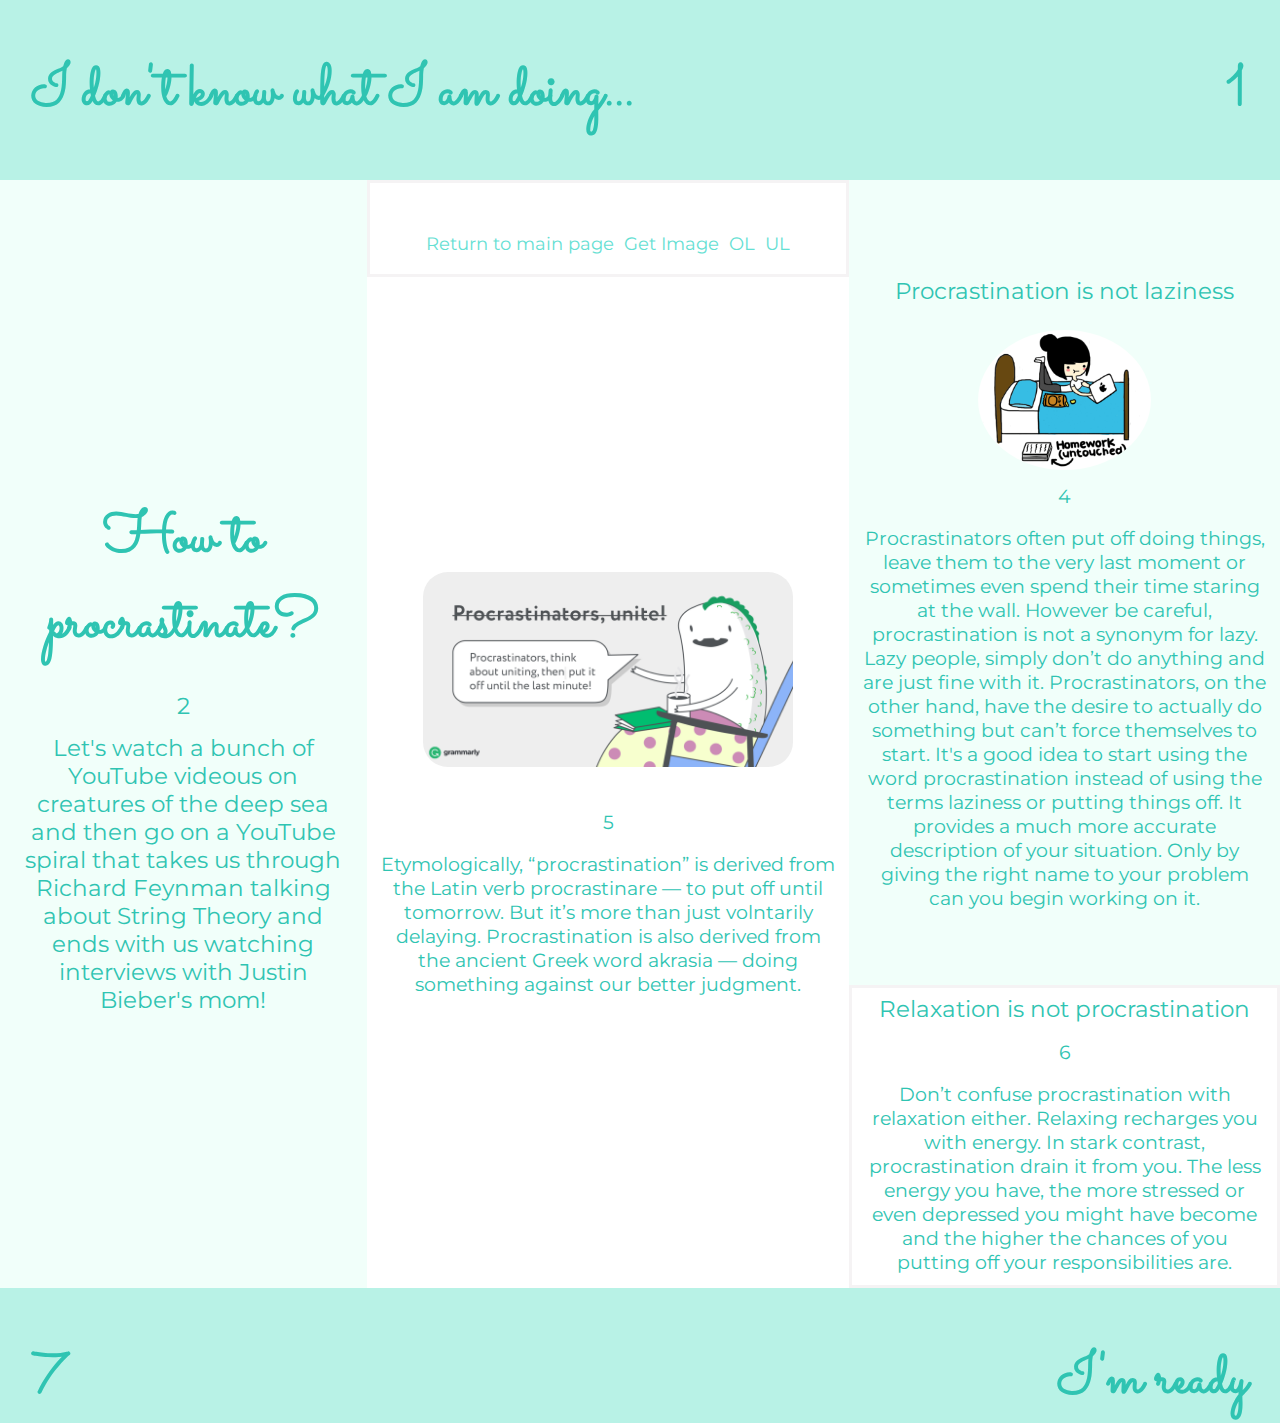
<file: Lab1/index.html>
<!DOCTYPE html>
<html lang="en">
<head>
    <meta charset="UTF-8">
    <meta name="viewport" content="width=device-width, initial-scale=1.0">
    <title>Lab 1</title>
    <link rel="stylesheet" href="css/style.css">
    <link href="https://fonts.googleapis.com/css2?family=Merriweather:ital,wght@1,900&family=Montserrat&family=Sacramento&display=swap" rel="stylesheet">
    <link
    rel="stylesheet"
    href="https://pro.fontawesome.com/releases/v5.10.0/css/all.css"
    integrity="sha384-AYmEC3Yw5cVb3ZcuHtOA93w35dYTsvhLPVnYs9eStHfGJvOvKxVfELGroGkvsg+p"
    crossorigin="anonymous"
  />
</head>
<body>
   <table class="contents"  cellpadding="5" cellspacing="0">
       <tbody>
<!--      1r     -->
      <tr class>
          <td class="edge-cell" colspan="3">
          <h1 id="header">I don't know what I am doing...</h1>
              <h1 style="float:right;padding-right:2rem">1</p>
        </td>
      </tr>
<!--       2 r     -->
      <tr>
          <td class="left-side-cell" rowspan="3">
              <h1>How to procrastinate?</h1>
              <br>
             <h2>2</h2>
              <h2> Let's watch a bunch of YouTube videous on creatures of the deep sea and then go on a YouTube spiral that takes us through Richard Feynman talking about String Theory and ends with us watching interviews with Justin Bieber's mom!
              </h2>
          </td>
          <td class="menu-bar" rowspan="1">
           
              <nav>
               
              <a href="index.html">Return to main page</a>
              <a href="img.html">Get Image</a>
              
              <a href="ol.html">OL</a>
              <a href="ul.html">UL</a>
            </nav>
          
          </td>
          <td class="right-side-cell" rowspan="2">
            <h2>Procrastination is not laziness
            </h2>
            <br>
          
            <img class="girl" src="images/7TUs.gif" alt="">
            <p>4</p>
            <p>Procrastinators often put off doing things, leave them to the very last moment or sometimes even spend their time staring at the wall. However be careful, procrastination is not a synonym for lazy.

              Lazy people, simply don’t do anything and are just fine with it. Procrastinators, on the other hand, have the desire to actually do something but can’t force themselves to start.
              
              It's a good idea to start using the word procrastination instead of using the terms laziness or putting things off. It provides a much more accurate description of your situation. Only by giving the right name to your problem can you begin working on it.</p>
          </td>
          
       </tr>
       <!--       3r     -->
        <tr>
            <td class="centered-data" rowspan="2">
              <map name="ProfileImage">
                <area shape="circle" coords="29,32,230,215" href="ol.html">
              </map>
              <img usemap="#ProfileImage" id="profile" src="images/Procrastinators-unite.jpg" alt="profile">
              <br>
              <p>5</p>
                <p> Etymologically, “procrastination” is derived from the Latin verb procrastinare — to put off until tomorrow. But it’s more than just volntarily delaying. Procrastination is also derived from the ancient Greek word akrasia — doing something against our better judgment.
                </p>
            </td>
            
            
       </tr>
           <!--      4r     -->
           <tr>
               
               <td class="rigth-bottom-side-cell" rowspan="1">
                 <h2>Relaxation is not procrastination</h2>
                <p>6</p>
                <p>Don’t confuse procrastination with relaxation either. Relaxing recharges you with energy. In stark contrast, procrastination drain it from you. The less energy you have, the more stressed or even depressed you might have become and the higher the chances of you putting off your responsibilities are. 
                </p>
            </td>
               
           </tr>
       <!--       5r     -->
       <tr class="edge-cell">
           <td colspan="3">
             
               
            <div style="clear: both">
              <h1 id="footer">I'm ready</h1>
              <h1 style="float:left;padding-left: 2rem;">7</h1>
              </div>
              
           </td>
       </tr>
         
    </tbody>
   </table>
  
</body>
</html>
</file>
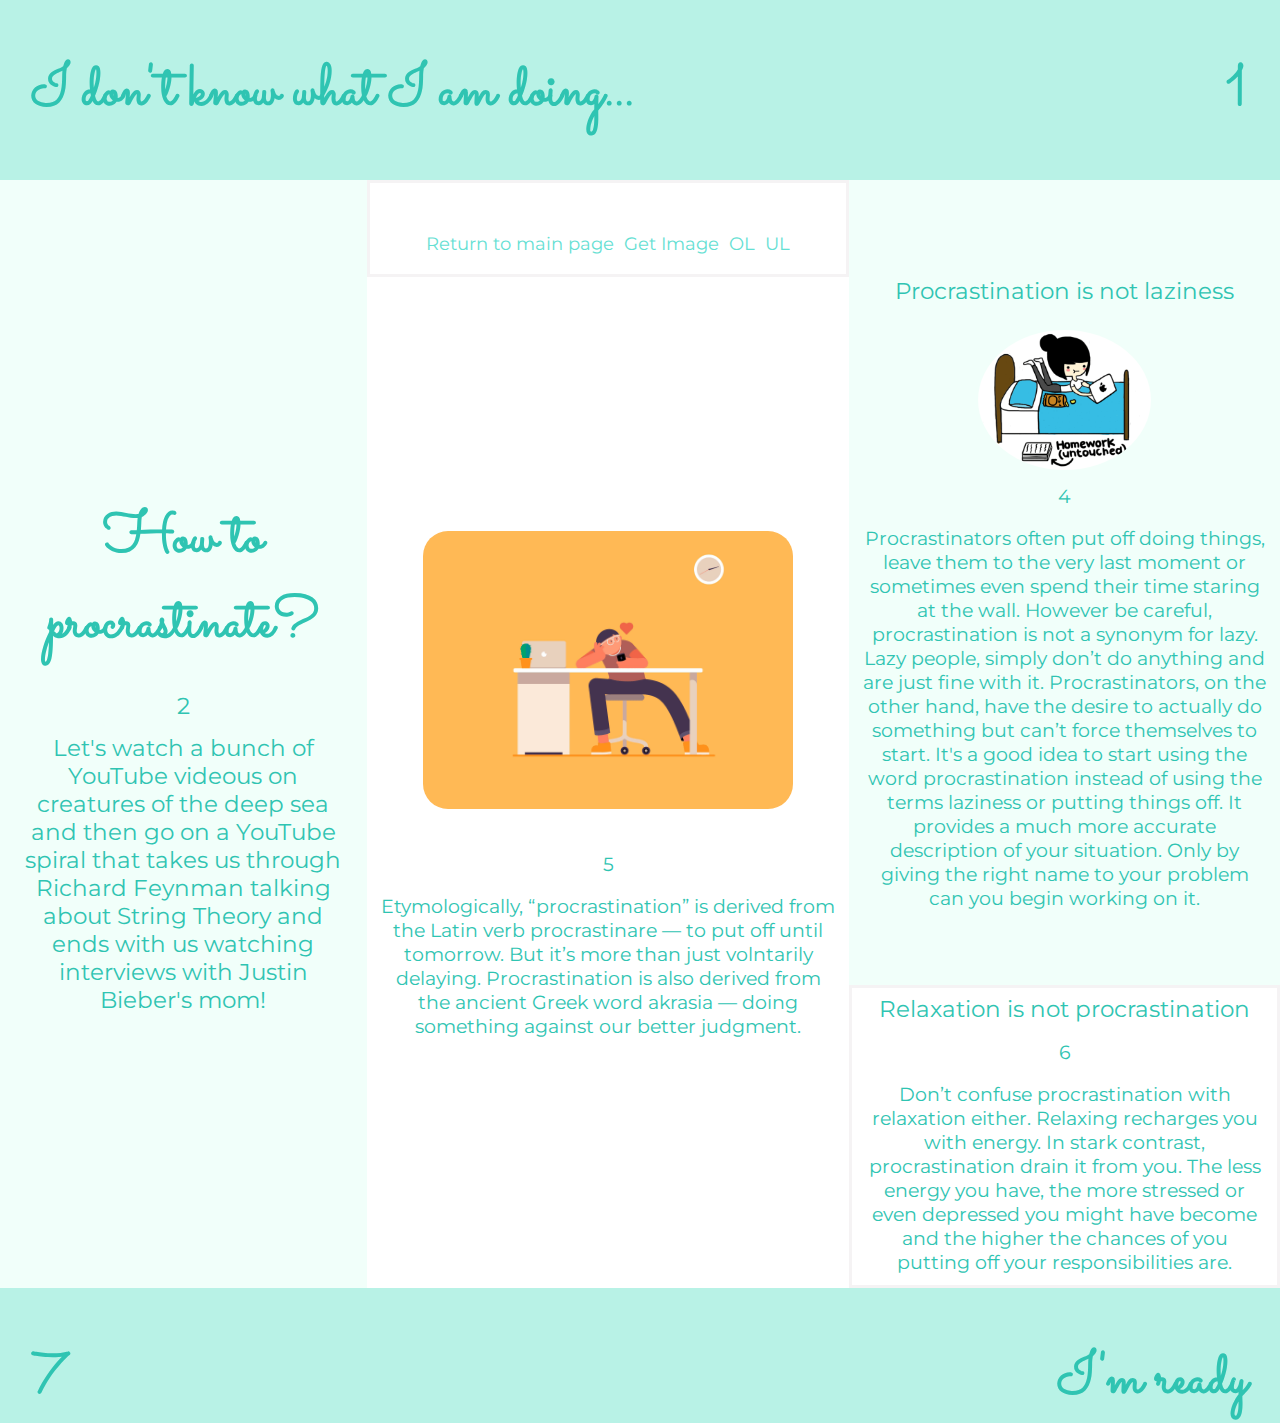
<file: Lab1/img.html>
<!DOCTYPE html>
<html lang="en">
<head>
    <meta charset="UTF-8">
    <meta name="viewport" content="width=device-width, initial-scale=1.0">
    <title>Lab 1</title>
    <link rel="stylesheet" href="css/style.css">
    <link href="https://fonts.googleapis.com/css2?family=Merriweather:ital,wght@1,900&family=Montserrat&family=Sacramento&display=swap" rel="stylesheet">
    <link
    rel="stylesheet"
    href="https://pro.fontawesome.com/releases/v5.10.0/css/all.css"
    integrity="sha384-AYmEC3Yw5cVb3ZcuHtOA93w35dYTsvhLPVnYs9eStHfGJvOvKxVfELGroGkvsg+p"
    crossorigin="anonymous"
  />
</head>
<body>
   <table class="contents"  cellpadding="5" cellspacing="0">
       <tbody>
<!--      1r     -->
      <tr class>
          <td class="edge-cell" colspan="3">
          <h1 id="header">I don't know what I am doing...</h1>
              <h1 style="float:right;padding-right:2rem">1</p>
        </td>
      </tr>
<!--       2 r     -->
      <tr>
          <td class="left-side-cell" rowspan="3">
              <h1>How to procrastinate?</h1>
              <br>
             <h2>2</h2>
              <h2> Let's watch a bunch of YouTube videous on creatures of the deep sea and then go on a YouTube spiral that takes us through Richard Feynman talking about String Theory and ends with us watching interviews with Justin Bieber's mom!
              </h2>
          </td>
          <td class="menu-bar" rowspan="1">
           
              <nav>
               
              <a href="index.html">Return to main page</a>
              <a href="img.html">Get Image</a>
              
              <a href="ol.html">OL</a>
              <a href="ul.html">UL</a>
            </nav>
          
          </td>
          <td class="right-side-cell" rowspan="2">
            <h2>Procrastination is not laziness
            </h2>
            <br>
          
            <img class="girl" src="images/7TUs.gif" alt="">
            <p>4</p>
            <p>Procrastinators often put off doing things, leave them to the very last moment or sometimes even spend their time staring at the wall. However be careful, procrastination is not a synonym for lazy.

              Lazy people, simply don’t do anything and are just fine with it. Procrastinators, on the other hand, have the desire to actually do something but can’t force themselves to start.
              
              It's a good idea to start using the word procrastination instead of using the terms laziness or putting things off. It provides a much more accurate description of your situation. Only by giving the right name to your problem can you begin working on it.</p>
          </td>
          
       </tr>
       <!--       3r     -->
        <tr>
            <td class="centered-data" rowspan="2">
              <map name="ProfileImage">
                <area shape="circle" coords="29,32,230,215" href="ol.html">
              </map>
              <img usemap="#ProfileImage" id="profile" src="images/worker.gif" alt="profile">
              <br>
              <p>5</p>
                <p> Etymologically, “procrastination” is derived from the Latin verb procrastinare — to put off until tomorrow. But it’s more than just volntarily delaying. Procrastination is also derived from the ancient Greek word akrasia — doing something against our better judgment.
                </p>
            </td>
            
            
       </tr>
           <!--      4r     -->
           <tr>
               
               <td class="rigth-bottom-side-cell" rowspan="1">
                 <h2>Relaxation is not procrastination</h2>
                <p>6</p>
                <p>Don’t confuse procrastination with relaxation either. Relaxing recharges you with energy. In stark contrast, procrastination drain it from you. The less energy you have, the more stressed or even depressed you might have become and the higher the chances of you putting off your responsibilities are. 
                </p>
            </td>
               
           </tr>
       <!--       5r     -->
       <tr class="edge-cell">
           <td colspan="3">
             
               
            <div style="clear: both">
              <h1 id="footer">I'm ready</h1>
              <h1 style="float:left;padding-left: 2rem;">7</h1>
              </div>
              
           </td>
       </tr>
         
    </tbody>
   </table>
  
</body>
</html>
</file>
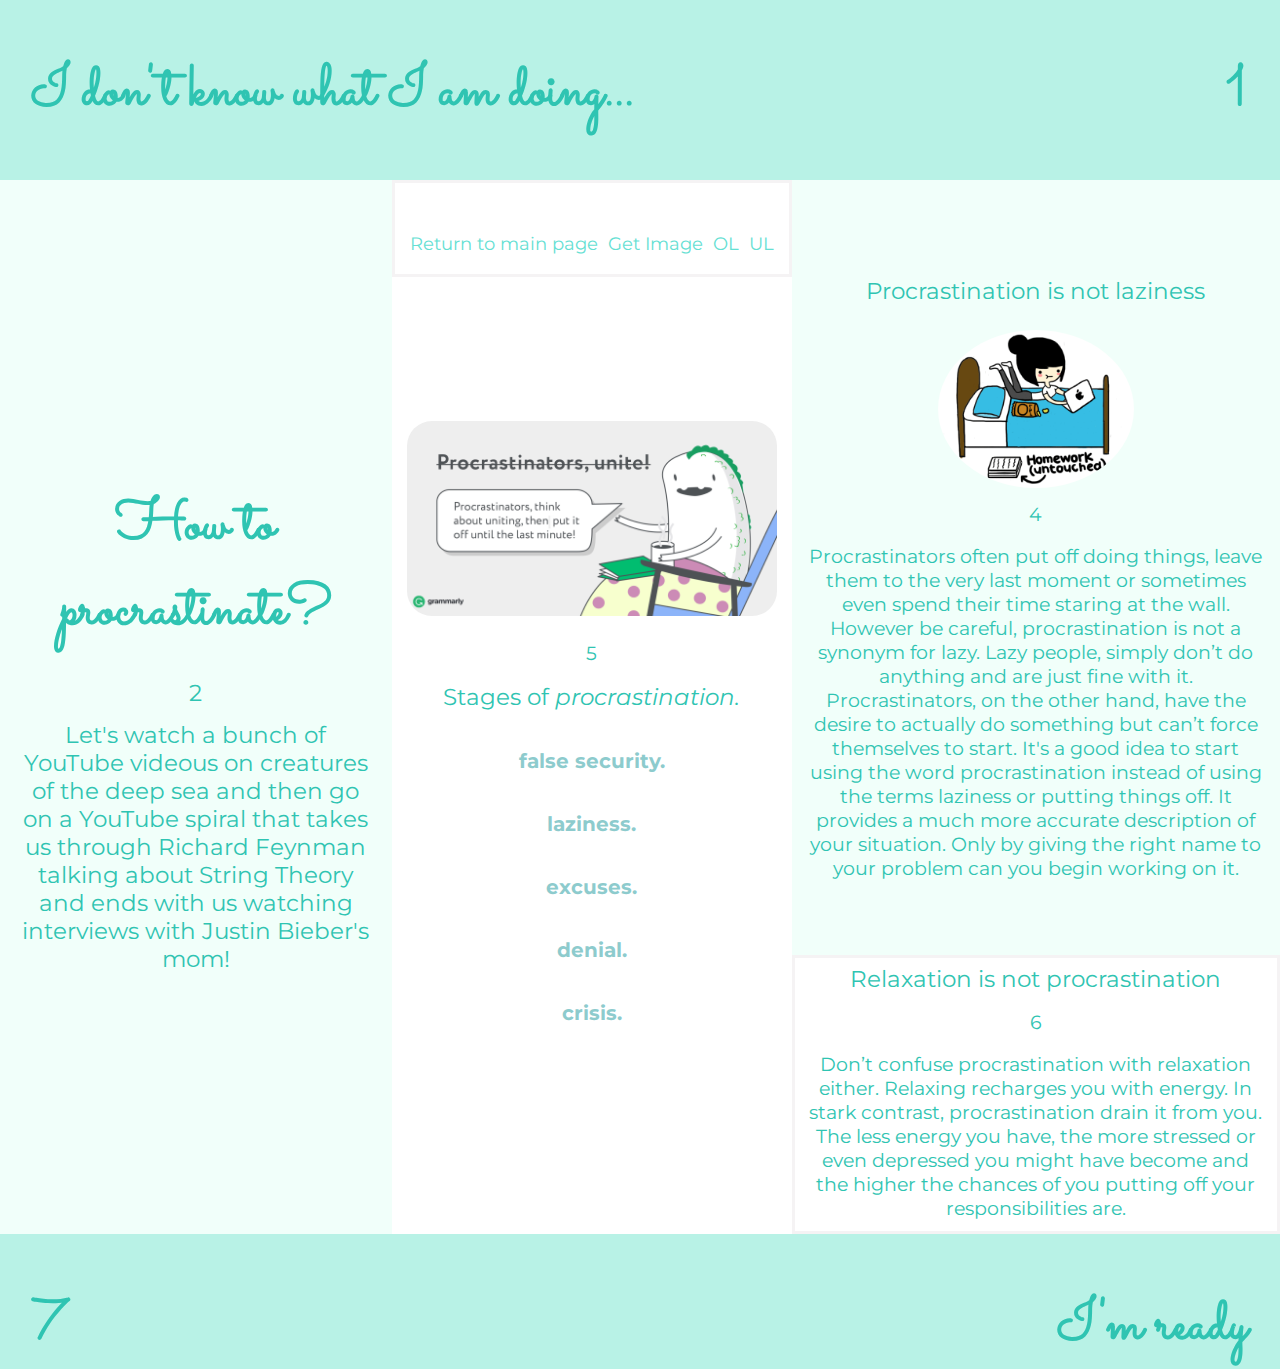
<file: Lab1/ol.html>
<!DOCTYPE html>
<html lang="en">
<head>
    <meta charset="UTF-8">
    <meta name="viewport" content="width=device-width, initial-scale=1.0">
    <title>Lab 1</title>
    <link rel="stylesheet" href="css/style.css">
    <link href="https://fonts.googleapis.com/css2?family=Merriweather:ital,wght@1,900&family=Montserrat&family=Sacramento&display=swap" rel="stylesheet">
    <link
    rel="stylesheet"
    href="https://pro.fontawesome.com/releases/v5.10.0/css/all.css"
    integrity="sha384-AYmEC3Yw5cVb3ZcuHtOA93w35dYTsvhLPVnYs9eStHfGJvOvKxVfELGroGkvsg+p"
    crossorigin="anonymous"
  />
</head>
<body>
   <table class="contents"  cellpadding="5" cellspacing="0">
       <tbody>
<!--      1r     -->
      <tr class>
          <td class="edge-cell" colspan="3">
          <h1 id="header">I don't know what I am doing...</h1>
              <h1 style="float:right;padding-right:2rem">1</p>
        </td>
      </tr>
<!--       2 r     -->
      <tr>
          <td class="left-side-cell" rowspan="3">
              <h1>How to procrastinate?</h1>
              <br>
             <h2>2</h2>
              <h2> Let's watch a bunch of YouTube videous on creatures of the deep sea and then go on a YouTube spiral that takes us through Richard Feynman talking about String Theory and ends with us watching interviews with Justin Bieber's mom!
              </h2>
          </td>
          <td class="menu-bar" rowspan="1">
           
              <nav>
               
              <a href="index.html">Return to main page</a>
              <a href="img.html">Get Image</a>
              
              <a href="ol.html">OL</a>
              <a href="ul.html">UL</a>
            </nav>
          
          </td>
          <td class="right-side-cell" rowspan="2">
            <h2>Procrastination is not laziness
            </h2>
            <br>
          
            <img class="girl" src="images/7TUs.gif" alt="">
            <p>4</p>
            <p>Procrastinators often put off doing things, leave them to the very last moment or sometimes even spend their time staring at the wall. However be careful, procrastination is not a synonym for lazy.

              Lazy people, simply don’t do anything and are just fine with it. Procrastinators, on the other hand, have the desire to actually do something but can’t force themselves to start.
              
              It's a good idea to start using the word procrastination instead of using the terms laziness or putting things off. It provides a much more accurate description of your situation. Only by giving the right name to your problem can you begin working on it.</p>
          </td>
          
       </tr>
       <!--       3r     -->
        <tr>
            <td class="centered-data" rowspan="2">
              <map name="ProfileImage">
                <area shape="circle" coords="29,32,230,215" href="ol.html">
              </map>
              <img usemap="#ProfileImage" id="profile" src="images/Procrastinators-unite.jpg" alt="profile">
              
              <p>5</p>
              <div class="middle-container">
         
                <h2>Stages of <i>procrastination.</i></h2>
                
                <ol class="items" style="list-style-image: url('images/icons8-forward-arrow-50.png');">
                    <li>false security.</li>
                    <li>laziness.</li>
                    <li>excuses.</li>
                    <li>denial.</li>
                    <li>crisis.</li>
                  </ol>
             
            </div>
            </td>
            
            
       </tr>
           <!--      4r     -->
           <tr>
               
               <td class="rigth-bottom-side-cell" rowspan="1">
                 <h2>Relaxation is not procrastination</h2>
                <p>6</p>
                <p>Don’t confuse procrastination with relaxation either. Relaxing recharges you with energy. In stark contrast, procrastination drain it from you. The less energy you have, the more stressed or even depressed you might have become and the higher the chances of you putting off your responsibilities are. 
                </p>
            </td>
               
           </tr>
       <!--       5r     -->
       <tr class="edge-cell">
           <td colspan="3">
             
               
            <div style="clear: both">
              <h1 id="footer">I'm ready</h1>
              <h1 style="float:left;padding-left: 2rem;">7</h1>
              </div>
              
           </td>
       </tr>
         
    </tbody>
   </table>
  
</body>
</html>
</file>
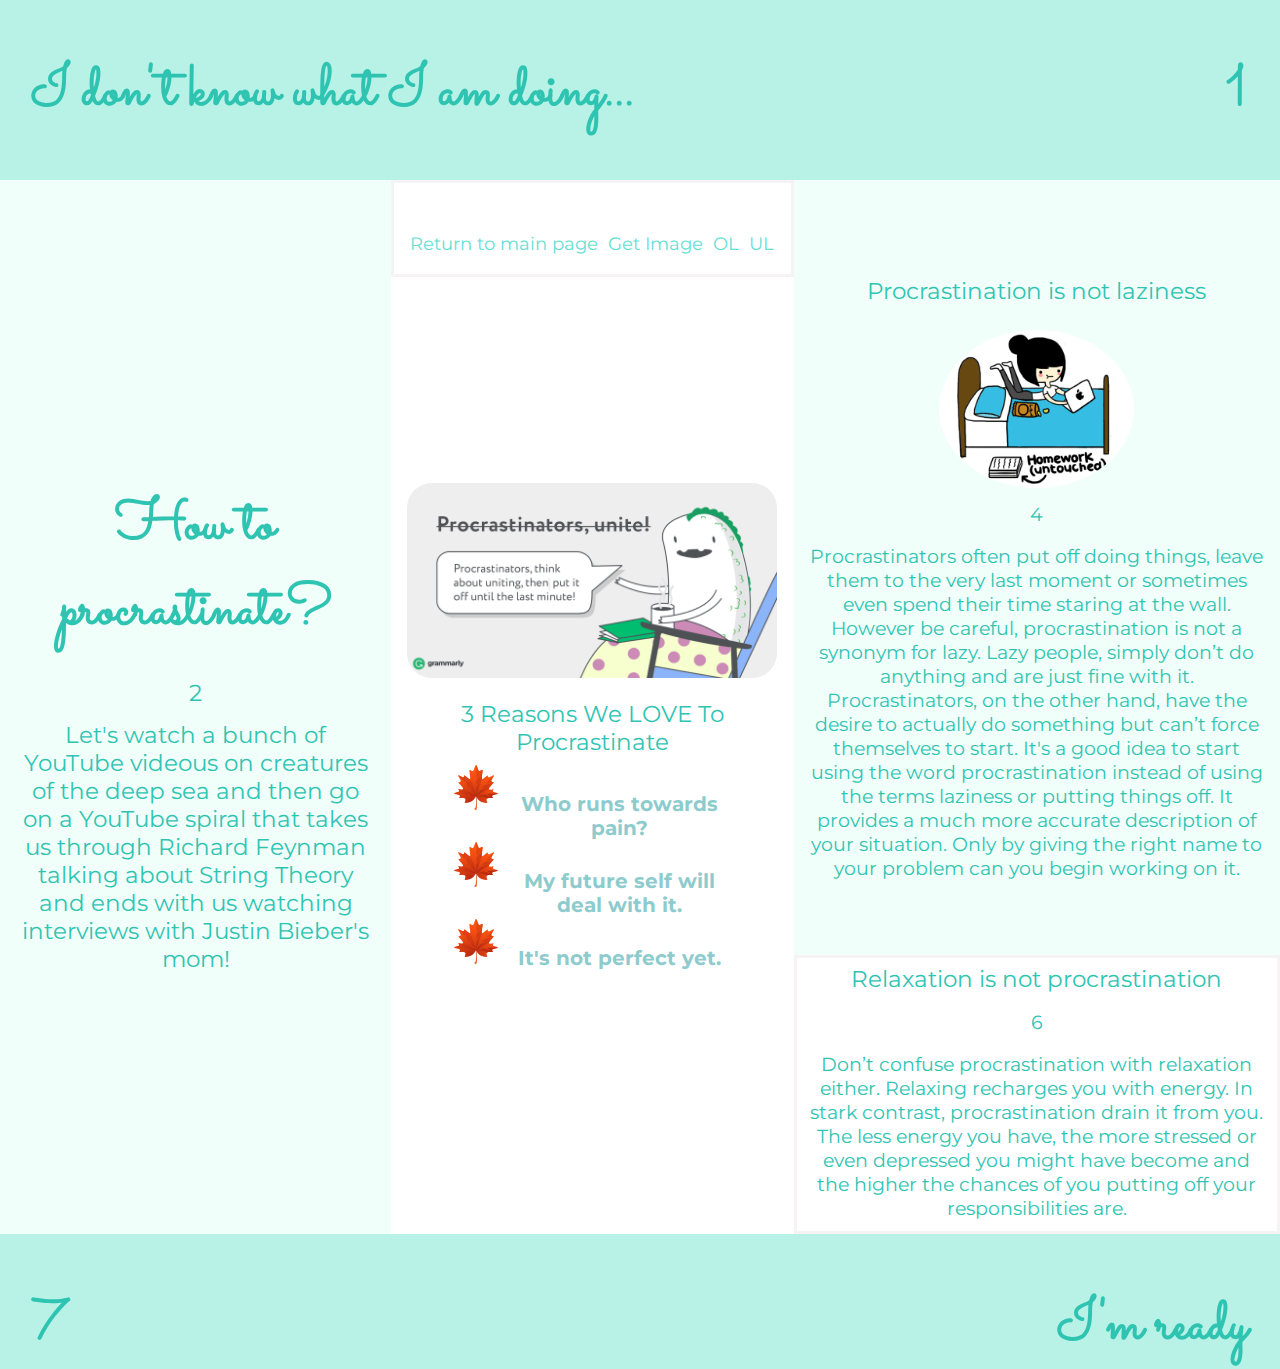
<file: Lab1/ul.html>
<!DOCTYPE html>
<html lang="en">
<head>
    <meta charset="UTF-8">
    <meta name="viewport" content="width=device-width, initial-scale=1.0">
    <title>Lab 1</title>
    <link rel="stylesheet" href="css/style.css">
    <link href="https://fonts.googleapis.com/css2?family=Merriweather:ital,wght@1,900&family=Montserrat&family=Sacramento&display=swap" rel="stylesheet">
    <link
    rel="stylesheet"
    href="https://pro.fontawesome.com/releases/v5.10.0/css/all.css"
    integrity="sha384-AYmEC3Yw5cVb3ZcuHtOA93w35dYTsvhLPVnYs9eStHfGJvOvKxVfELGroGkvsg+p"
    crossorigin="anonymous"
  />
</head>
<body>
   <table class="contents"  cellpadding="5" cellspacing="0">
       <tbody>
<!--      1r     -->
      <tr class>
          <td class="edge-cell" colspan="3">
          <h1 id="header">I don't know what I am doing...</h1>
              <h1 style="float:right;padding-right:2rem">1</p>
        </td>
      </tr>
<!--       2 r     -->
      <tr>
          <td class="left-side-cell" rowspan="3">
              <h1>How to procrastinate?</h1>
              <br>
             <h2>2</h2>
              <h2> Let's watch a bunch of YouTube videous on creatures of the deep sea and then go on a YouTube spiral that takes us through Richard Feynman talking about String Theory and ends with us watching interviews with Justin Bieber's mom!
              </h2>
          </td>
          <td class="menu-bar" rowspan="1">
           
              <nav>
               
              <a href="index.html">Return to main page</a>
              <a href="img.html">Get Image</a>
              
              <a href="ol.html">OL</a>
              <a href="ul.html">UL</a>
            </nav>
          
          </td>
          <td class="right-side-cell" rowspan="2">
            <h2>Procrastination is not laziness
            </h2>
            <br>
          
            <img class="girl" src="images/7TUs.gif" alt="">
            <p>4</p>
            <p>Procrastinators often put off doing things, leave them to the very last moment or sometimes even spend their time staring at the wall. However be careful, procrastination is not a synonym for lazy.

              Lazy people, simply don’t do anything and are just fine with it. Procrastinators, on the other hand, have the desire to actually do something but can’t force themselves to start.
              
              It's a good idea to start using the word procrastination instead of using the terms laziness or putting things off. It provides a much more accurate description of your situation. Only by giving the right name to your problem can you begin working on it.</p>
          </td>
          
       </tr>
       <!--       3r     -->
        <tr>
            <td class="centered-data" rowspan="2">
              <map name="ProfileImage">
                <area shape="circle" coords="29,32,230,215" href="ol.html">
              </map>
              <img usemap="#ProfileImage" id="profile" src="images/Procrastinators-unite.jpg" alt="profile">
              <div class="middle-container" >
         
                <h2>3 Reasons We LOVE To Procrastinate</h2>
                
                <ul class="items" style="list-style-image: url('images/icons8-maple-leaf-48.png');">
                    
                      
    <li>Who runs towards pain?</li>
    <li>My future self will deal with it.</li>
    <li>It's not perfect yet.</li>
    
    
    
                </ul>
             
            </div>
            
            
       </tr>
           <!--      4r     -->
           <tr>
               
               <td class="rigth-bottom-side-cell" rowspan="1">
                 <h2>Relaxation is not procrastination</h2>
                <p>6</p>
                <p>Don’t confuse procrastination with relaxation either. Relaxing recharges you with energy. In stark contrast, procrastination drain it from you. The less energy you have, the more stressed or even depressed you might have become and the higher the chances of you putting off your responsibilities are. 
                </p>
            </td>
               
           </tr>
       <!--       5r     -->
       <tr class="edge-cell">
           <td colspan="3">
             
               
            <div style="clear: both">
              <h1 id="footer">I'm ready</h1>
              <h1 style="float:left;padding-left: 2rem;">7</h1>
              </div>
              
           </td>
       </tr>
         
    </tbody>
   </table>
  
</body>
</html>
</file>
<file: Lab1/css/style.css>
* {
  margin: 0;
  padding: 0;
  box-sizing: border-box;
}
.right-side-cell{
  padding-top: 7%;
  padding-bottom: 5%;
  background-color:#f1fffa;
}
.left-side-cell{
  background-color:#f1fffa;
}
.body{
text-align: center;
margin: 0;
font-family: 'Merriweather', serif;
}

.contents{
  text-align: center;
}
 
  .edge-cell{
    
    height:15%;
   
    background-color: #b8f2e6;

    padding-bottom: 1.5rem;
  
    
  }
 .centered-data{
  
   height: 90%;
   background-attachment: #ffffff;
  
 }
 
    nav{
     
    border: solid  #f5f3f4 ;
padding: 50px 0 20px;

    }
    .table{
      width: 100%;
      height: 100vh;
    }
    h1{
      font-size: 3.625rem;
    margin: 50px auto 0 auto;
    font-family: 'Sacramento', cursive;
    color:     #2fc4b2
   


    ;
    }
    h2{
      font-size: 1.45rem;
      font-family: 'Montserrat', sans-serif;
      color:         #2fc4b2;
padding: 7px 15px;


      
      font-weight: normal;
     
    }
    a{
      color:#65e0d3;
        font-family: 'Montserrat', sans-serif;
        margin:  3px;
        text-decoration: none;
        font-size: 1.1rem;
    }
    p{
      color:#2fc4b2;
      font-family: 'Montserrat', sans-serif;
      margin:  3px;
      font-size: 1.2rem;
      padding: 7px 10px 8px 10px;
      
    }

    .container{
      background-color: #b8f2e6
      ;
      position: relative;
      padding:70px 20px 25px 20px ;
     
    }
   
       .middle-container{
        position: relative;
       text-align: center;
        padding-bottom: 10%;
       
      }
   
      /* li{
        font-size: 2rem;
        font-family: 'Montserrat', sans-serif;
        color:     #8dcbcd;
        text-align: center;
      
      } */
        
      .items {
        margin:auto -3em 2em 0;
        
        position:relative;
        left:-1.5em;
        overflow:hidden;
     }
     
     ul li {
      font-weight: bold; 
      font-size: 1.25rem;
     margin-left:8.75rem ;
    
      width: 50%; 
      
        font-family: 'Montserrat', sans-serif;
        color:     #8dcbcd;
     } 
    
      ol li{
      
      font-size: 1.25rem;
      margin-left: -1em;
      padding-left:20px;  
     font-weight: bold;
      line-height: 40px;
      font-family: 'Montserrat', sans-serif;
      color:     #8dcbcd;
     }



      /* .right-bottom-side-cell{
        padding: 20px;
        
      } */
      #profile{
        width:25rem;
        display: block;
        margin-left: auto;
        margin-right: auto;
        border-radius: 40px;
        padding: 15px;
       
      }
    
     #footer{
      
             

float: right;
text-align: center;
padding-right: 2.5%;
       
     } 

     #header{
       float: left;
       text-align: left;
       padding-left: 2.5%;
     }
     .girl{
       width: 40%;
       flex-grow: initial;
       border-radius: 100%;
     }
     .rigth-bottom-side-cell{
       background-color:#ffffff;
       border: solid  #f5f3f4 ;
     }
     .worker{
      display: block;
      margin: 0 auto;
      border-radius: 50%;
     }
</file>
